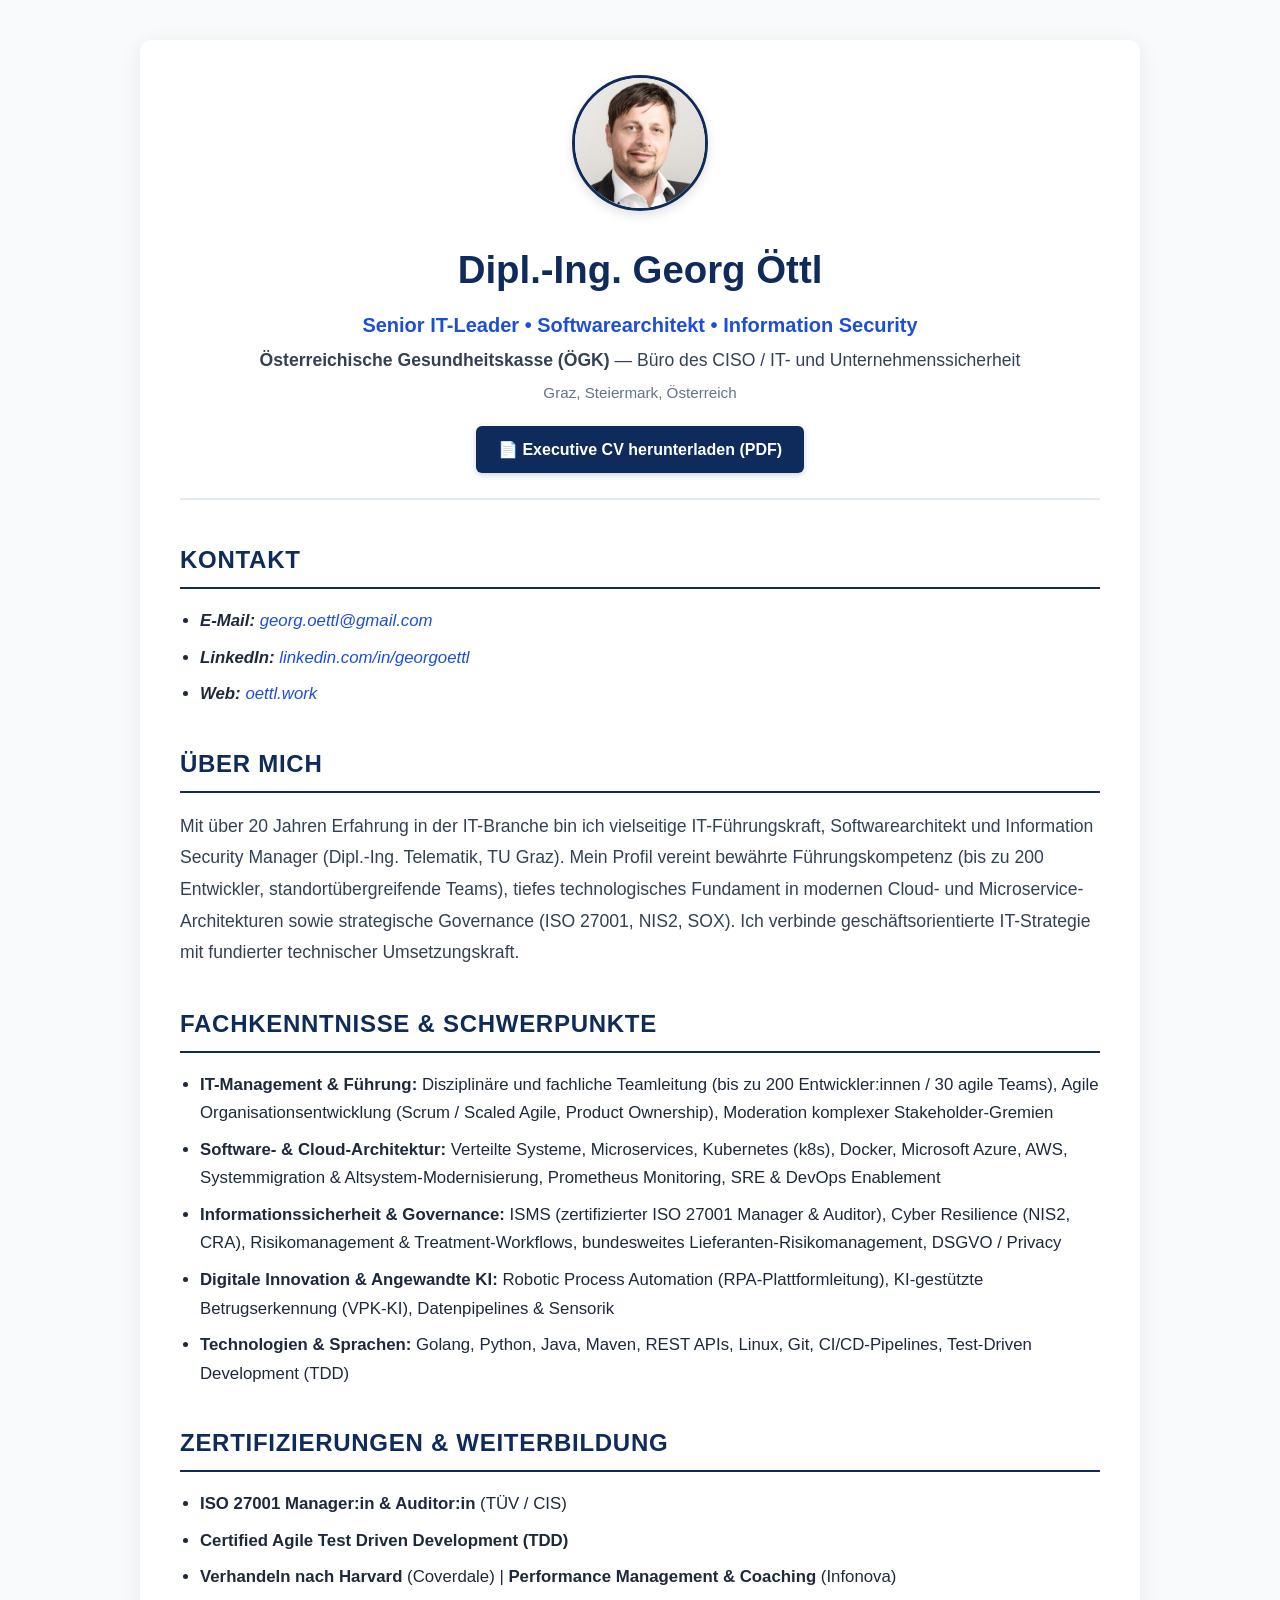
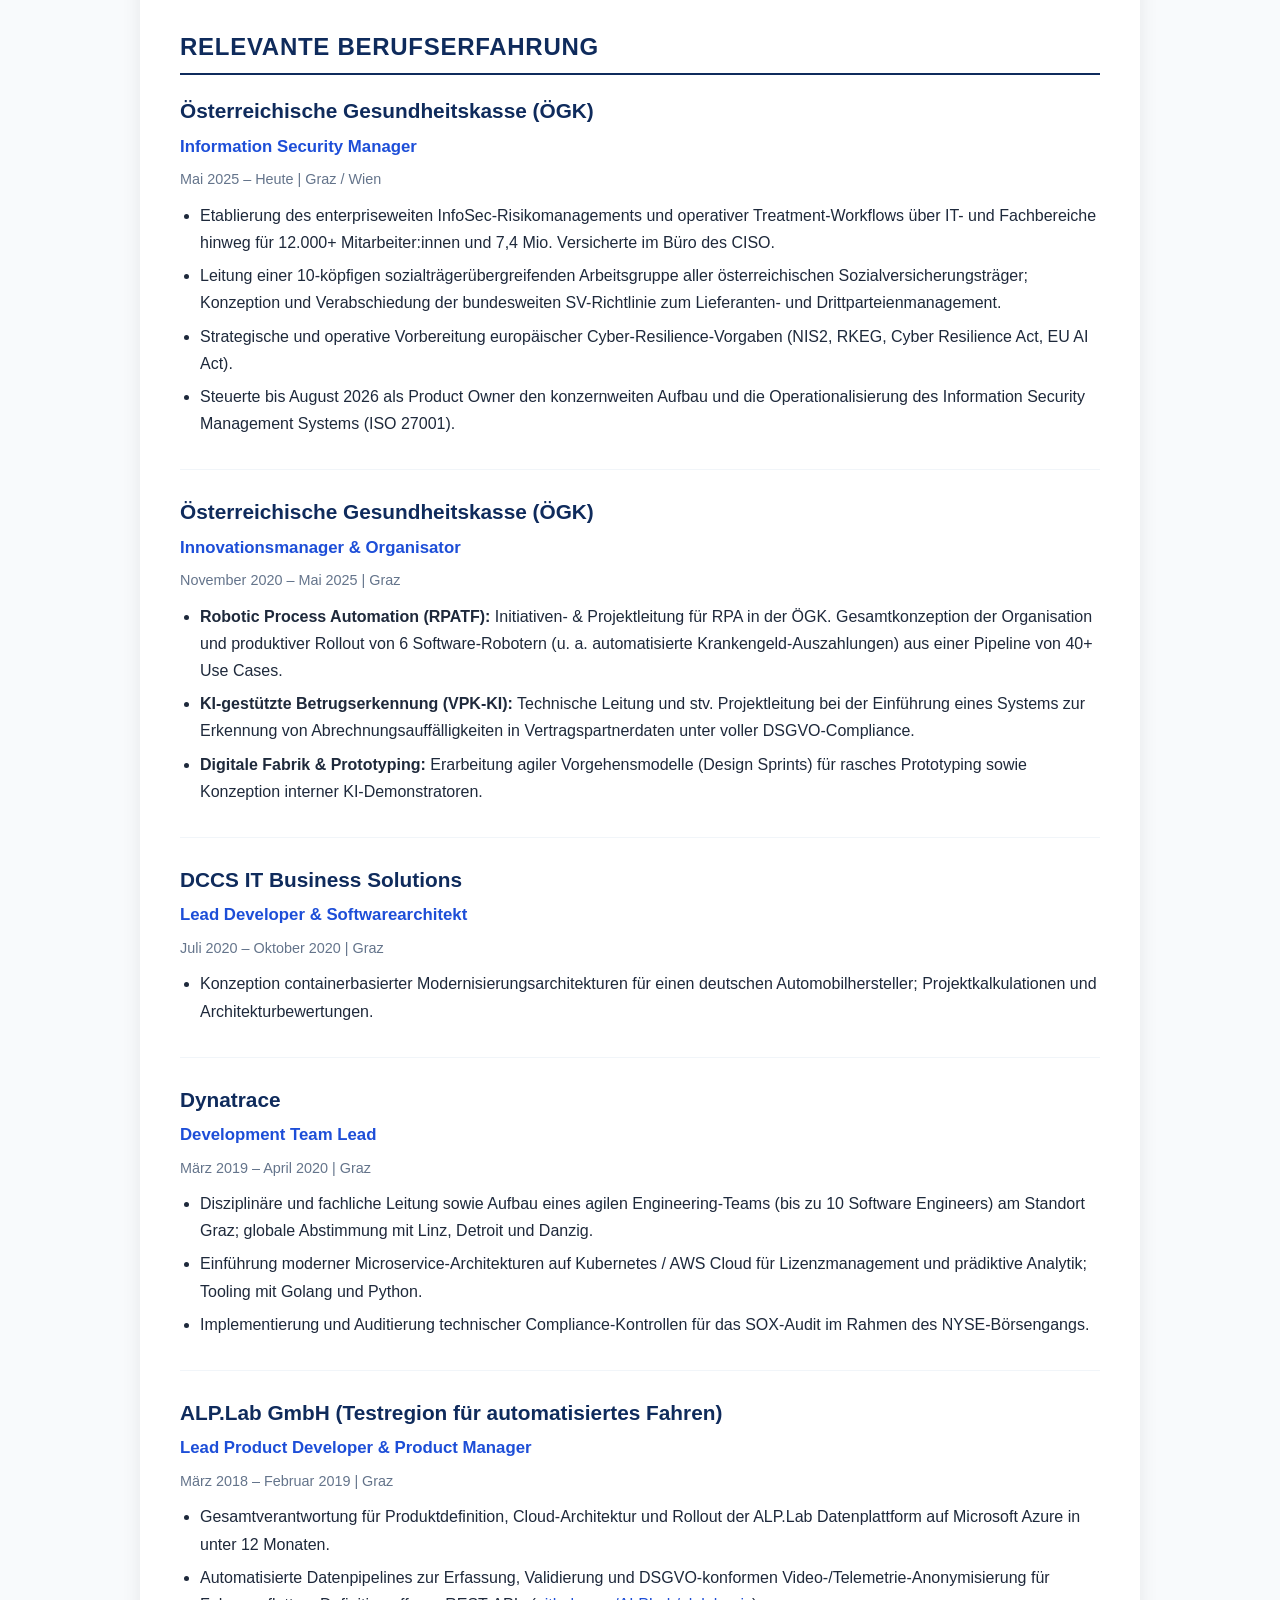
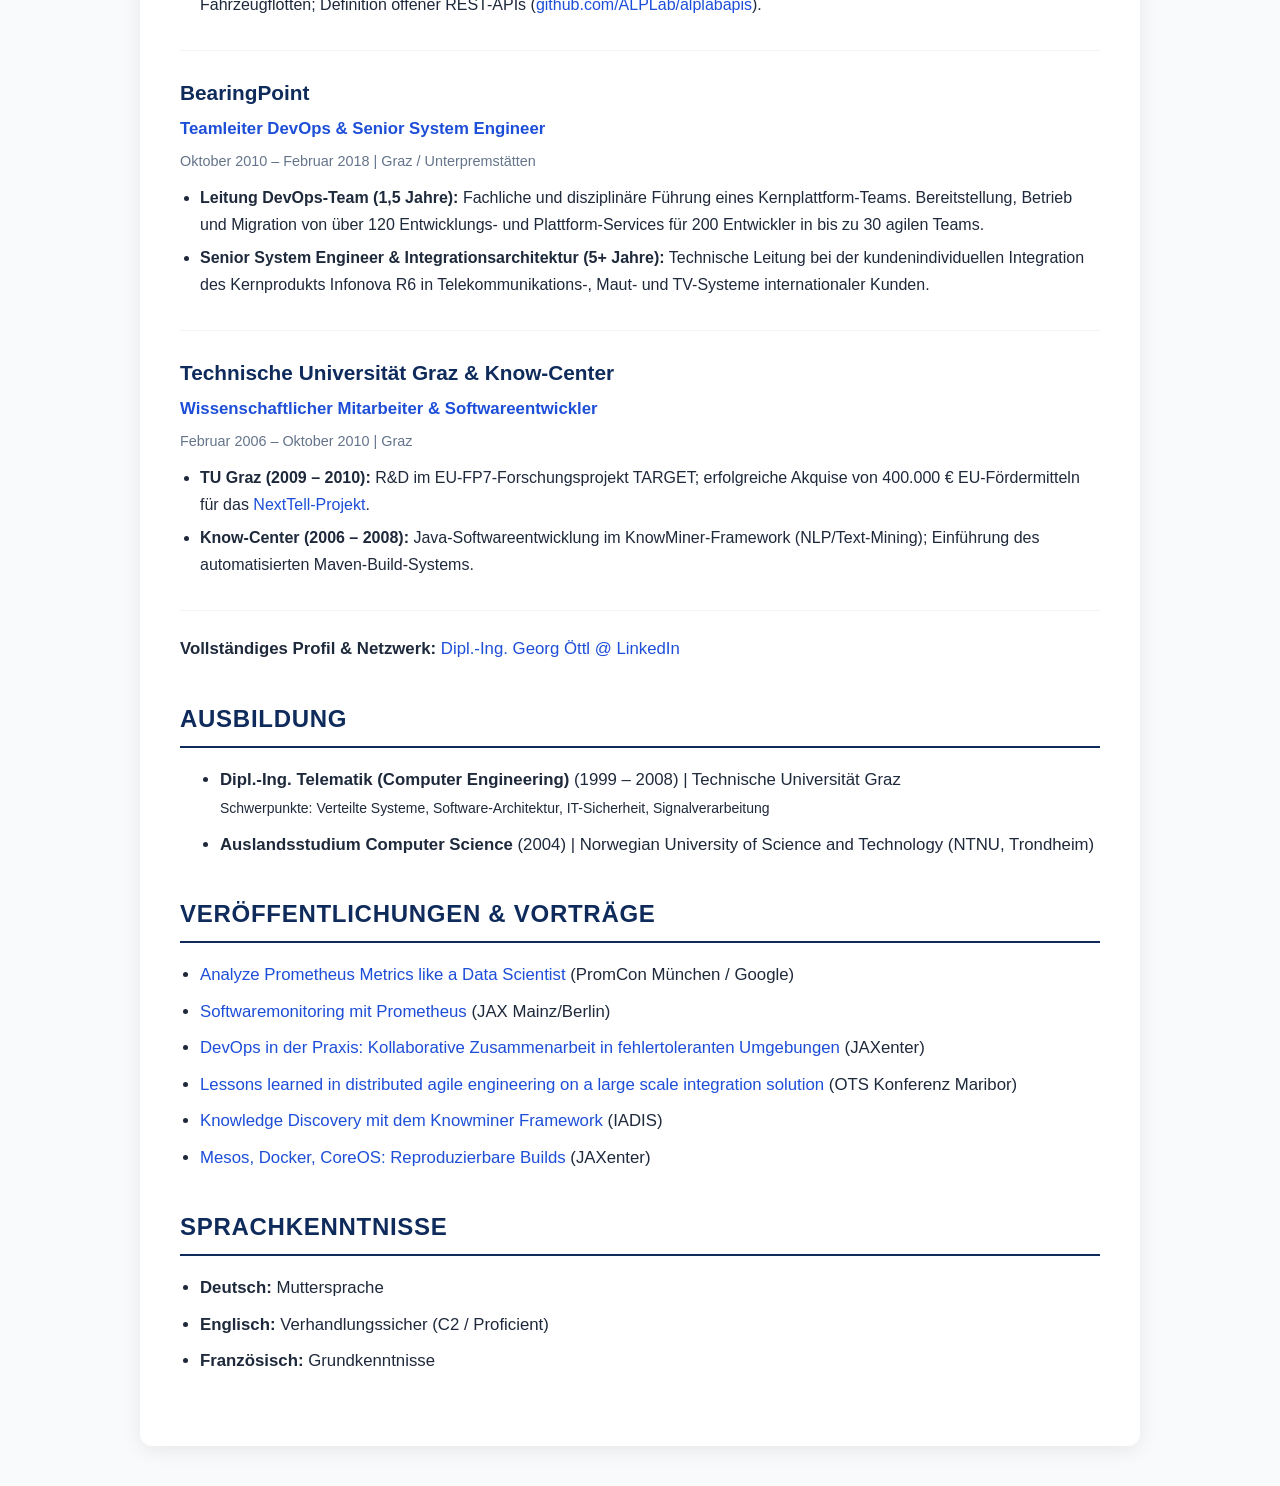
<file: index.html>
<!DOCTYPE html>
<html lang="de">

<head>
    <meta charset="UTF-8">
    <meta name="viewport" content="width=device-width, initial-scale=1.0">
    <meta name="description"
        content="Lebenslauf und Portfolio von Dipl.-Ing. Georg Öttl, Senior IT-Leader, Softwarearchitekt und Information Security Manager. Über 20 Jahre Führungserfahrung in IT-Modernisierung, Cloud-Native, DevOps, ISMS (ISO 27001, NIS2) und angewandter KI.">
    <meta name="author" content="Dipl.-Ing. Georg Öttl">
    <meta name="keywords" content="Georg Öttl, Lebenslauf, IT-Leader, Softwarearchitekt, Information Security Manager, CISO, ISO 27001, NIS2, DevOps, Microservices, Cloud, KI, RPA">
    <title>Lebenslauf - Dipl.-Ing. Georg Öttl | Senior IT-Leader &amp; Softwarearchitekt</title>
    <style>
        body {
            font-family: 'Segoe UI', Tahoma, Geneva, Verdana, sans-serif;
            margin: 0;
            padding: 0;
            background-color: #f8fafc;
            color: #1e293b;
            line-height: 1.7;
        }

        .container {
            max-width: 920px;
            margin: 40px auto;
            padding: 35px 40px;
            background-color: #ffffff;
            border-radius: 12px;
            box-shadow: 0 4px 20px rgba(0, 0, 0, 0.08);
        }

        header {
            text-align: center;
            margin-bottom: 40px;
            padding-bottom: 25px;
            border-bottom: 2px solid #e2e8f0;
        }

        header img {
            max-width: 130px;
            border-radius: 50%;
            box-shadow: 0 4px 12px rgba(0, 0, 0, 0.12);
            border: 3px solid #0f2b5c;
        }

        header h1 {
            margin-top: 18px;
            margin-bottom: 6px;
            font-size: 2.4em;
            color: #0f2b5c;
            font-weight: 800;
        }

        header p.title {
            font-size: 1.25em;
            color: #1d4ed8;
            font-weight: 600;
            margin: 4px 0;
        }

        header p.org {
            font-size: 1.1em;
            color: #334155;
            margin: 4px 0;
        }

        header p.location {
            font-size: 0.95em;
            color: #64748b;
            margin-top: 2px;
        }

        .header-actions {
            margin-top: 20px;
        }

        .btn-download {
            display: inline-block;
            background-color: #0f2b5c;
            color: #ffffff;
            padding: 10px 22px;
            border-radius: 6px;
            font-weight: 600;
            text-decoration: none;
            transition: all 0.2s ease-in-out;
            box-shadow: 0 2px 6px rgba(15, 43, 92, 0.2);
        }

        .btn-download:hover {
            background-color: #1d4ed8;
            color: #ffffff;
            transform: translateY(-1px);
            box-shadow: 0 4px 10px rgba(29, 78, 216, 0.3);
            text-decoration: none;
        }

        section {
            margin-bottom: 35px;
        }

        section h2 {
            font-size: 1.5em;
            color: #0f2b5c;
            border-bottom: 2px solid #0f2b5c;
            padding-bottom: 6px;
            margin-bottom: 18px;
            text-transform: uppercase;
            letter-spacing: 0.03em;
        }

        section p,
        section ul li {
            font-size: 1.05em;
            margin-bottom: 8px;
        }

        .contact ul,
        .skills ul,
        .languages ul,
        .certifications ul,
        .publications ul {
            padding-left: 20px;
        }

        .contact ul li,
        .skills ul li,
        .languages ul li,
        .certifications ul li,
        .publications ul li {
            margin-bottom: 8px;
        }

        a {
            color: #1d4ed8;
            text-decoration: none;
        }

        a:hover {
            color: #0f2b5c;
            text-decoration: underline;
        }

        .summary p {
            font-size: 1.1em;
            line-height: 1.8;
            color: #334155;
        }

        article {
            margin-bottom: 24px;
            padding-bottom: 16px;
            border-bottom: 1px solid #f1f5f9;
        }

        article:last-child {
            border-bottom: none;
        }

        article h3 {
            font-size: 1.3em;
            margin: 0 0 4px 0;
            color: #0f2b5c;
        }

        article p.role-meta {
            font-size: 1.05em;
            color: #1d4ed8;
            font-weight: 600;
            margin: 2px 0 6px 0;
        }

        article p.role-period {
            font-size: 0.9em;
            color: #64748b;
            margin: 0 0 10px 0;
        }

        article ul {
            padding-left: 20px;
            margin-top: 6px;
        }

        article ul li {
            font-size: 1em;
            margin-bottom: 6px;
        }

        @media (max-width: 768px) {
            .container {
                margin: 15px;
                padding: 20px;
            }

            header h1 {
                font-size: 1.8em;
            }

            header p.title {
                font-size: 1.1em;
            }

            section h2 {
                font-size: 1.3em;
            }
        }
    </style>
</head>

<body>
    <div class="container">
        <header>
            <img src="me.jpeg" alt="Portrait von Dipl.-Ing. Georg Öttl">
            <h1>Dipl.-Ing. Georg Öttl</h1>
            <p class="title">Senior IT-Leader • Softwarearchitekt • Information Security</p>
            <p class="org"><strong>Österreichische Gesundheitskasse (ÖGK)</strong> — Büro des CISO / IT- und Unternehmenssicherheit</p>
            <p class="location">Graz, Steiermark, Österreich</p>
            <div class="header-actions">
                <a href="cv.pdf" class="btn-download" target="_blank">📄 Executive CV herunterladen (PDF)</a>
            </div>
        </header>

        <section class="contact">
            <h2>Kontakt</h2>
            <address>
                <ul>
                    <li><strong>E-Mail:</strong> <a href="mailto:georg.oettl@gmail.com">georg.oettl@gmail.com</a></li>
                    <li><strong>LinkedIn:</strong> <a href="https://www.linkedin.com/in/georgoettl" target="_blank">linkedin.com/in/georgoettl</a></li>
                    <li><strong>Web:</strong> <a href="https://oettl.work">oettl.work</a></li>
                </ul>
            </address>
        </section>

        <section class="summary">
            <h2>Über mich</h2>
            <p>Mit über 20 Jahren Erfahrung in der IT-Branche bin ich vielseitige IT-Führungskraft, Softwarearchitekt und Information Security Manager (Dipl.-Ing. Telematik, TU Graz). Mein Profil vereint bewährte Führungskompetenz (bis zu 200 Entwickler, standortübergreifende Teams), tiefes technologisches Fundament in modernen Cloud- und Microservice-Architekturen sowie strategische Governance (ISO 27001, NIS2, SOX). Ich verbinde geschäftsorientierte IT-Strategie mit fundierter technischer Umsetzungskraft.</p>
        </section>

        <section class="skills">
            <h2>Fachkenntnisse &amp; Schwerpunkte</h2>
            <ul>
                <li><strong>IT-Management &amp; Führung:</strong> Disziplinäre und fachliche Teamleitung (bis zu 200 Entwickler:innen / 30 agile Teams), Agile Organisationsentwicklung (Scrum / Scaled Agile, Product Ownership), Moderation komplexer Stakeholder-Gremien</li>
                <li><strong>Software- &amp; Cloud-Architektur:</strong> Verteilte Systeme, Microservices, Kubernetes (k8s), Docker, Microsoft Azure, AWS, Systemmigration &amp; Altsystem-Modernisierung, Prometheus Monitoring, SRE &amp; DevOps Enablement</li>
                <li><strong>Informationssicherheit &amp; Governance:</strong> ISMS (zertifizierter ISO 27001 Manager &amp; Auditor), Cyber Resilience (NIS2, CRA), Risikomanagement &amp; Treatment-Workflows, bundesweites Lieferanten-Risikomanagement, DSGVO / Privacy</li>
                <li><strong>Digitale Innovation &amp; Angewandte KI:</strong> Robotic Process Automation (RPA-Plattformleitung), KI-gestützte Betrugserkennung (VPK-KI), Datenpipelines &amp; Sensorik</li>
                <li><strong>Technologien &amp; Sprachen:</strong> Golang, Python, Java, Maven, REST APIs, Linux, Git, CI/CD-Pipelines, Test-Driven Development (TDD)</li>
            </ul>
        </section>

        <section class="certifications">
            <h2>Zertifizierungen &amp; Weiterbildung</h2>
            <ul>
                <li><strong>ISO 27001 Manager:in &amp; Auditor:in</strong> (TÜV / CIS)</li>
                <li><strong>Certified Agile Test Driven Development (TDD)</strong></li>
                <li><strong>Verhandeln nach Harvard</strong> (Coverdale) | <strong>Performance Management &amp; Coaching</strong> (Infonova)</li>
            </ul>
        </section>

        <section class="experience">
            <h2>Relevante Berufserfahrung</h2>
            
            <article>
                <h3>Österreichische Gesundheitskasse (ÖGK)</h3>
                <p class="role-meta">Information Security Manager</p>
                <p class="role-period">Mai 2025 – Heute | Graz / Wien</p>
                <ul>
                    <li>Etablierung des enterpriseweiten InfoSec-Risikomanagements und operativer Treatment-Workflows über IT- und Fachbereiche hinweg für 12.000+ Mitarbeiter:innen und 7,4 Mio. Versicherte im Büro des CISO.</li>
                    <li>Leitung einer 10-köpfigen sozialträgerübergreifenden Arbeitsgruppe aller österreichischen Sozialversicherungsträger; Konzeption und Verabschiedung der bundesweiten SV-Richtlinie zum Lieferanten- und Drittparteienmanagement.</li>
                    <li>Strategische und operative Vorbereitung europäischer Cyber-Resilience-Vorgaben (NIS2, RKEG, Cyber Resilience Act, EU AI Act).</li>
                    <li>Steuerte bis August 2026 als Product Owner den konzernweiten Aufbau und die Operationalisierung des Information Security Management Systems (ISO 27001).</li>
                </ul>
            </article>

            <article>
                <h3>Österreichische Gesundheitskasse (ÖGK)</h3>
                <p class="role-meta">Innovationsmanager &amp; Organisator</p>
                <p class="role-period">November 2020 – Mai 2025 | Graz</p>
                <ul>
                    <li><strong>Robotic Process Automation (RPATF):</strong> Initiativen- &amp; Projektleitung für RPA in der ÖGK. Gesamtkonzeption der Organisation und produktiver Rollout von 6 Software-Robotern (u. a. automatisierte Krankengeld-Auszahlungen) aus einer Pipeline von 40+ Use Cases.</li>
                    <li><strong>KI-gestützte Betrugserkennung (VPK-KI):</strong> Technische Leitung und stv. Projektleitung bei der Einführung eines Systems zur Erkennung von Abrechnungsauffälligkeiten in Vertragspartnerdaten unter voller DSGVO-Compliance.</li>
                    <li><strong>Digitale Fabrik &amp; Prototyping:</strong> Erarbeitung agiler Vorgehensmodelle (Design Sprints) für rasches Prototyping sowie Konzeption interner KI-Demonstratoren.</li>
                </ul>
            </article>

            <article>
                <h3>DCCS IT Business Solutions</h3>
                <p class="role-meta">Lead Developer &amp; Softwarearchitekt</p>
                <p class="role-period">Juli 2020 – Oktober 2020 | Graz</p>
                <ul>
                    <li>Konzeption containerbasierter Modernisierungsarchitekturen für einen deutschen Automobilhersteller; Projektkalkulationen und Architekturbewertungen.</li>
                </ul>
            </article>

            <article>
                <h3>Dynatrace</h3>
                <p class="role-meta">Development Team Lead</p>
                <p class="role-period">März 2019 – April 2020 | Graz</p>
                <ul>
                    <li>Disziplinäre und fachliche Leitung sowie Aufbau eines agilen Engineering-Teams (bis zu 10 Software Engineers) am Standort Graz; globale Abstimmung mit Linz, Detroit und Danzig.</li>
                    <li>Einführung moderner Microservice-Architekturen auf Kubernetes / AWS Cloud für Lizenzmanagement und prädiktive Analytik; Tooling mit Golang und Python.</li>
                    <li>Implementierung und Auditierung technischer Compliance-Kontrollen für das SOX-Audit im Rahmen des NYSE-Börsengangs.</li>
                </ul>
            </article>

            <article>
                <h3>ALP.Lab GmbH (Testregion für automatisiertes Fahren)</h3>
                <p class="role-meta">Lead Product Developer &amp; Product Manager</p>
                <p class="role-period">März 2018 – Februar 2019 | Graz</p>
                <ul>
                    <li>Gesamtverantwortung für Produktdefinition, Cloud-Architektur und Rollout der ALP.Lab Datenplattform auf Microsoft Azure in unter 12 Monaten.</li>
                    <li>Automatisierte Datenpipelines zur Erfassung, Validierung und DSGVO-konformen Video-/Telemetrie-Anonymisierung für Fahrzeugflotten; Definition offener REST-APIs (<a href="https://github.com/ALPLab/alplabapis" target="_blank">github.com/ALPLab/alplabapis</a>).</li>
                </ul>
            </article>

            <article>
                <h3>BearingPoint</h3>
                <p class="role-meta">Teamleiter DevOps &amp; Senior System Engineer</p>
                <p class="role-period">Oktober 2010 – Februar 2018 | Graz / Unterpremstätten</p>
                <ul>
                    <li><strong>Leitung DevOps-Team (1,5 Jahre):</strong> Fachliche und disziplinäre Führung eines Kernplattform-Teams. Bereitstellung, Betrieb und Migration von über 120 Entwicklungs- und Plattform-Services für 200 Entwickler in bis zu 30 agilen Teams.</li>
                    <li><strong>Senior System Engineer &amp; Integrationsarchitektur (5+ Jahre):</strong> Technische Leitung bei der kundenindividuellen Integration des Kernprodukts Infonova R6 in Telekommunikations-, Maut- und TV-Systeme internationaler Kunden.</li>
                </ul>
            </article>

            <article>
                <h3>Technische Universität Graz &amp; Know-Center</h3>
                <p class="role-meta">Wissenschaftlicher Mitarbeiter &amp; Softwareentwickler</p>
                <p class="role-period">Februar 2006 – Oktober 2010 | Graz</p>
                <ul>
                    <li><strong>TU Graz (2009 – 2010):</strong> R&amp;D im EU-FP7-Forschungsprojekt TARGET; erfolgreiche Akquise von 400.000 € EU-Fördermitteln für das <a href="https://cordis.europa.eu/project/id/258114/en" target="_blank">NextTell-Projekt</a>.</li>
                    <li><strong>Know-Center (2006 – 2008):</strong> Java-Softwareentwicklung im KnowMiner-Framework (NLP/Text-Mining); Einführung des automatisierten Maven-Build-Systems.</li>
                </ul>
            </article>

            <p><strong>Vollständiges Profil &amp; Netzwerk:</strong> <a href="https://www.linkedin.com/in/georgoettl" target="_blank">Dipl.-Ing. Georg Öttl @ LinkedIn</a></p>
        </section>

        <section class="education">
            <h2>Ausbildung</h2>
            <ul>
                <li><strong>Dipl.-Ing. Telematik (Computer Engineering)</strong> (1999 – 2008) | Technische Universität Graz<br>
                    <small>Schwerpunkte: Verteilte Systeme, Software-Architektur, IT-Sicherheit, Signalverarbeitung</small></li>
                <li><strong>Auslandsstudium Computer Science</strong> (2004) | Norwegian University of Science and Technology (NTNU, Trondheim)</li>
            </ul>
        </section>

        <section class="publications">
            <h2>Veröffentlichungen &amp; Vorträge</h2>
            <ul>
                <li><a href="https://promcon.io/2017-munich/talks/analyze-prometheus-metrics-like-a-data-scientist/" target="_blank">Analyze Prometheus Metrics like a Data Scientist</a> (PromCon München / Google)</li>
                <li><a href="https://jax.de/devops-continuous-delivery/software-monitoring-mit-prometheus/" target="_blank">Softwaremonitoring mit Prometheus</a> (JAX Mainz/Berlin)</li>
                <li><a href="https://jaxenter.de/devops-oettl-infonova-50400" target="_blank">DevOps in der Praxis: Kollaborative Zusammenarbeit in fehlertoleranten Umgebungen</a> (JAXenter)</li>
                <li><a href="https://www.ots.si/Prejsnje_konference/OTS_2012/Povzetki.html" target="_blank">Lessons learned in distributed agile engineering on a large scale integration solution</a> (OTS Konferenz Maribor)</li>
                <li><a href="https://www.iadisportal.org/digital-library/knowledge-discovery-using-the-knowminer-framework" target="_blank">Knowledge Discovery mit dem Knowminer Framework</a> (IADIS)</li>
                <li><a href="https://jaxenter.de/mesos-docker-coreos-wie-sie-builds-reproduzierbar-machen-30901" target="_blank">Mesos, Docker, CoreOS: Reproduzierbare Builds</a> (JAXenter)</li>
            </ul>
        </section>

        <section class="languages">
            <h2>Sprachkenntnisse</h2>
            <ul>
                <li><strong>Deutsch:</strong> Muttersprache</li>
                <li><strong>Englisch:</strong> Verhandlungssicher (C2 / Proficient)</li>
                <li><strong>Französisch:</strong> Grundkenntnisse</li>
            </ul>
        </section>
    </div>
    <div style="display:none"><a href="https://graz.social/@goettl" rel="me">Mastodon</a></div>
</body>

</html>
</file>
